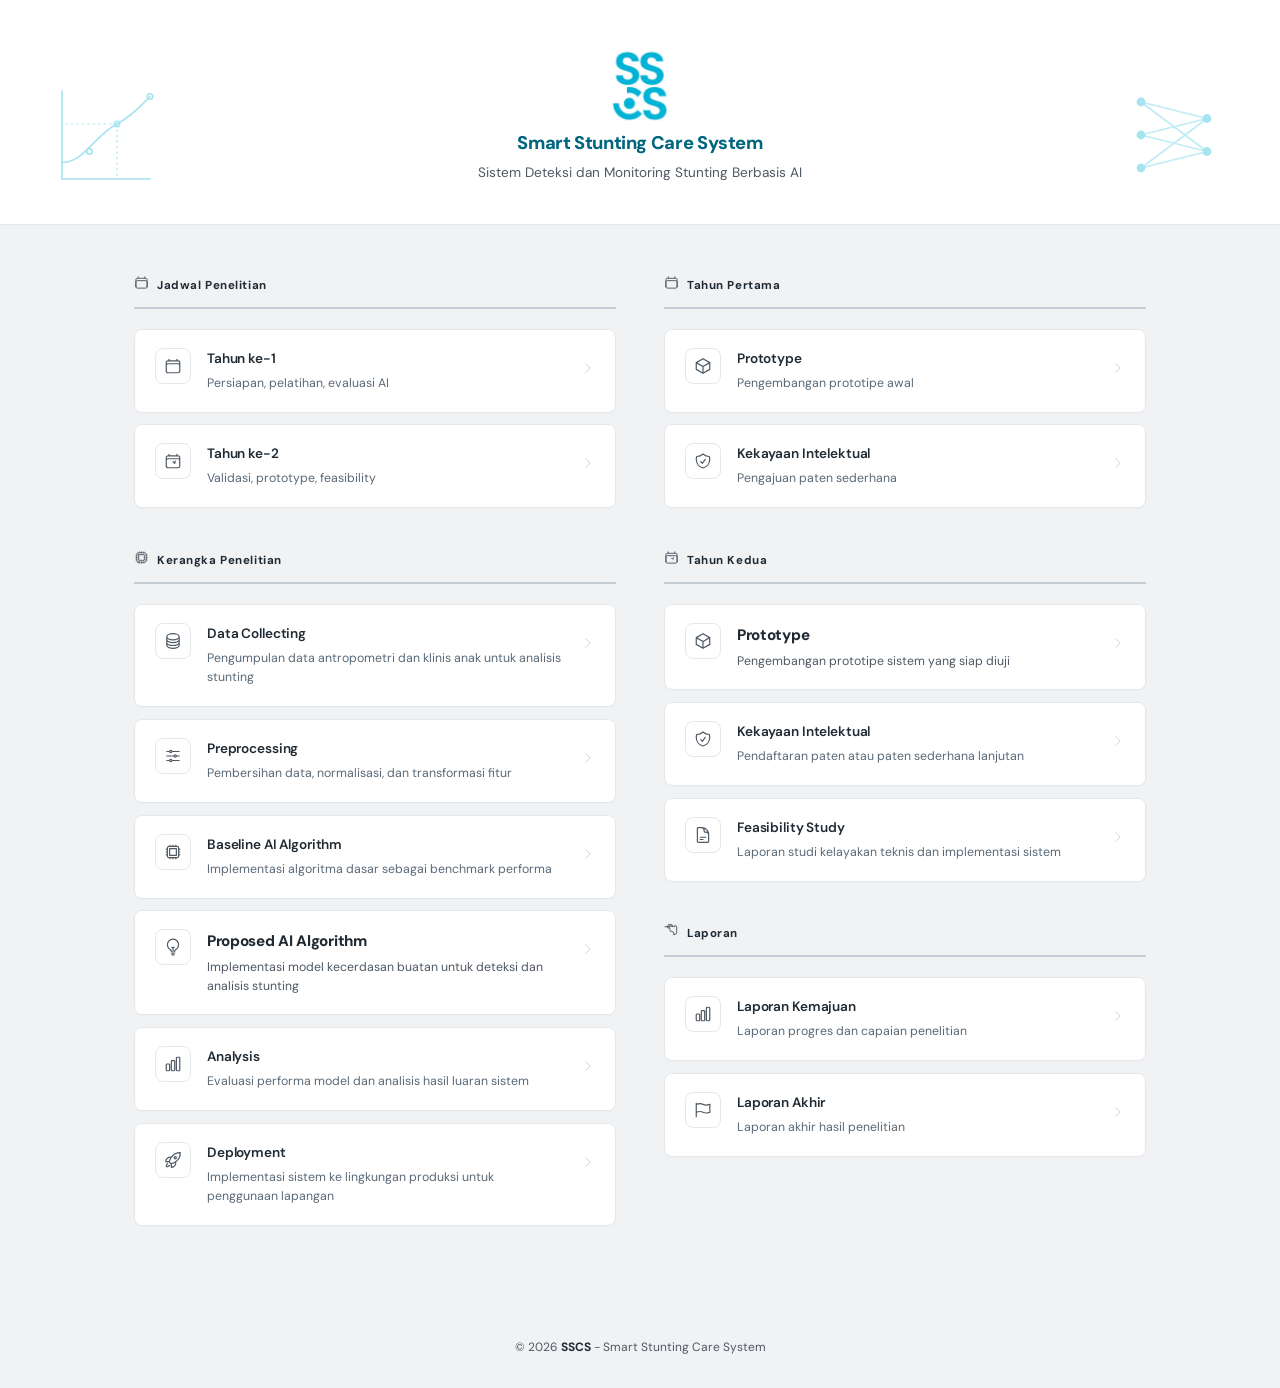
<file: index.html>
<!doctype html>
<html lang="id">
  <head>
    <meta charset="UTF-8" />
    <meta name="viewport" content="width=device-width, initial-scale=1.0" />
    <title>SSCS - Smart Stunting Care System</title>
    <meta
      name="description"
      content="Portal penelitian Smart Stunting Care System - Deteksi dan monitoring stunting berbasis AI"
    />
    <link
      href="https://fonts.googleapis.com/css2?family=DM+Sans:wght@400;500;600;700&display=swap"
      rel="stylesheet"
    />
    <link rel="stylesheet" href="assets/css/style.css" />
  </head>
  <body>
    <header class="header">
      <div class="header-logo">
        <a
          href="index.html"
          aria-label="Kembali ke Beranda"
          style="display: inline-block; transition: transform 0.2s ease"
          ><img
            src="assets/img/logo 2.jpeg"
            alt="Logo Smart Stunting Care System"
            width="64"
            height="64"
        /></a>
      </div>
      <h1>Smart Stunting Care System</h1>
      <p class="tagline">Sistem Deteksi dan Monitoring Stunting Berbasis AI</p>
    </header>

    <main class="main">
      <!-- KOLOM KIRI -->
      <div class="column">
        <!-- JADWAL PENELITIAN — timeline, bukan card grid -->
        <h2 class="section-title">
          <span class="badge"
            ><span data-icon="calendar"></span> Jadwal Penelitian</span
          >
        </h2>
        <div class="links">
          <a
            href="tahap_1.html"
            class="link-item"
            style="animation-delay: 0.05s"
          >
            <div class="link-icon" data-icon="calendar"></div>
            <div class="link-info">
              <h3>Tahun ke-1</h3>
              <p>Persiapan, pelatihan, evaluasi AI</p>
            </div>
            <span class="link-arrow" data-icon="chevronRight"></span>
          </a>
          <a
            href="tahap_2.html"
            class="link-item"
            style="animation-delay: 0.05s"
          >
            <div class="link-icon" data-icon="calendarCheck"></div>
            <div class="link-info">
              <h3>Tahun ke-2</h3>
              <p>Validasi, prototype, feasibility</p>
            </div>
            <span class="link-arrow" data-icon="chevronRight"></span>
          </a>
        </div>

        <!-- KERANGKA PENELITIAN -->
        <h2 class="section-title section-gap" style="animation-delay: 0.15s">
          <span class="badge"
            ><span data-icon="cpuChip"></span> Kerangka Penelitian</span
          >
        </h2>
        <div class="links">
          <a
            href="viewer.html?title=Data%20Collecting"
            class="link-item"
            style="animation-delay: 0.15s"
          >
            <div class="link-icon" data-icon="database"></div>
            <div class="link-info">
              <h3>Data Collecting</h3>
              <p>
                Pengumpulan data antropometri dan klinis anak untuk analisis
                stunting
              </p>
            </div>
            <span class="link-arrow" data-icon="chevronRight"></span>
          </a>
          <a
            href="viewer.html?title=Preprocessing"
            class="link-item"
            style="animation-delay: 0.15s"
          >
            <div class="link-icon" data-icon="adjustments"></div>
            <div class="link-info">
              <h3>Preprocessing</h3>
              <p>Pembersihan data, normalisasi, dan transformasi fitur</p>
            </div>
            <span class="link-arrow" data-icon="chevronRight"></span>
          </a>
          <a
            href="viewer.html?title=Baseline%20AI%20Algorithm"
            class="link-item"
            style="animation-delay: 0.15s"
          >
            <div class="link-icon" data-icon="cpuChip"></div>
            <div class="link-info">
              <h3>Baseline AI Algorithm</h3>
              <p>Implementasi algoritma dasar sebagai benchmark performa</p>
            </div>
            <span class="link-arrow" data-icon="chevronRight"></span>
          </a>
          <a
            href="viewer.html?title=Proposed%20AI%20Algorithm"
            class="link-item is-crucial"
            style="animation-delay: 0.15s"
          >
            <div class="link-icon" data-icon="lightBulb"></div>
            <div class="link-info">
              <h3>Proposed AI Algorithm</h3>
              <p>
                Implementasi model kecerdasan buatan untuk deteksi dan analisis
                stunting
              </p>
            </div>
            <span class="link-arrow" data-icon="chevronRight"></span>
          </a>
          <a
            href="viewer.html?title=Analysis"
            class="link-item"
            style="animation-delay: 0.15s"
          >
            <div class="link-icon" data-icon="chartBar"></div>
            <div class="link-info">
              <h3>Analysis</h3>
              <p>Evaluasi performa model dan analisis hasil luaran sistem</p>
            </div>
            <span class="link-arrow" data-icon="chevronRight"></span>
          </a>
          <a
            href="viewer.html?title=Deployment"
            class="link-item"
            style="animation-delay: 0.15s"
          >
            <div class="link-icon" data-icon="rocket"></div>
            <div class="link-info">
              <h3>Deployment</h3>
              <p>
                Implementasi sistem ke lingkungan produksi untuk penggunaan
                lapangan
              </p>
            </div>
            <span class="link-arrow" data-icon="chevronRight"></span>
          </a>
        </div>
      </div>

      <!-- KOLOM KANAN -->
      <div class="column">
        <!-- TAHUN PERTAMA -->
        <h2 class="section-title">
          <span class="badge"
            ><span data-icon="calendar"></span> Tahun Pertama</span
          >
        </h2>
        <div class="links">
          <a
            href="viewer.html?folder=prototype"
            class="link-item"
            style="animation-delay: 0.1s"
          >
            <div class="link-icon" data-icon="cube"></div>
            <div class="link-info">
              <h3>Prototype</h3>
              <p>Pengembangan prototipe awal</p>
            </div>
            <span class="link-arrow" data-icon="chevronRight"></span>
          </a>
          <a
            href="viewer.html?folder=haki"
            class="link-item"
            style="animation-delay: 0.1s"
          >
            <div class="link-icon" data-icon="shieldCheck"></div>
            <div class="link-info">
              <h3>Kekayaan Intelektual</h3>
              <p>Pengajuan paten sederhana</p>
            </div>
            <span class="link-arrow" data-icon="chevronRight"></span>
          </a>
        </div>

        <!-- TAHUN KEDUA -->
        <h2 class="section-title section-gap" style="animation-delay: 0.2s">
          <span class="badge"
            ><span data-icon="calendarCheck"></span> Tahun Kedua</span
          >
        </h2>
        <div class="links">
          <a
            href="viewer.html?title=Prototype%20(Tahun%20ke-2)&subtitle=Milestone%20Tahun%20ke-2%20(2027)&status=Target%20Tahun%20ke-2&desc=Pengembangan%20prototipe%20sistem%20siap%20uji%20merupakan%20target%20pelaksanaan%20Tahun%20ke-2%20(2027)."
            class="link-item is-crucial"
            style="animation-delay: 0.2s"
          >
            <div class="link-icon" data-icon="cube"></div>
            <div class="link-info">
              <h3>Prototype</h3>
              <p>Pengembangan prototipe sistem yang siap diuji</p>
            </div>
            <span class="link-arrow" data-icon="chevronRight"></span>
          </a>
          <a
            href="viewer.html?title=Kekayaan%20Intelektual%20(Tahun%20ke-2)&subtitle=Milestone%20Tahun%20ke-2%20(2027)&status=Target%20Tahun%20ke-2&desc=Pendaftaran%20paten%20atau%20paten%20sederhana%20lanjutan%20merupakan%20target%20pelaksanaan%20Tahun%20ke-2%20(2027)."
            class="link-item"
            style="animation-delay: 0.2s"
          >
            <div class="link-icon" data-icon="shieldCheck"></div>
            <div class="link-info">
              <h3>Kekayaan Intelektual</h3>
              <p>Pendaftaran paten atau paten sederhana lanjutan</p>
            </div>
            <span class="link-arrow" data-icon="chevronRight"></span>
          </a>
          <a
            href="viewer.html?title=Feasibility%20Study&subtitle=Milestone%20Tahun%20ke-2%20(2027)&status=Target%20Tahun%20ke-2&desc=Laporan%20studi%20kelayakan%20teknis%20dan%20implementasi%20sistem%20merupakan%20target%20pelaksanaan%20Tahun%20ke-2%20(2027)."
            class="link-item"
            style="animation-delay: 0.2s"
          >
            <div class="link-icon" data-icon="documentText"></div>
            <div class="link-info">
              <h3>Feasibility Study</h3>
              <p>Laporan studi kelayakan teknis dan implementasi sistem</p>
            </div>
            <span class="link-arrow" data-icon="chevronRight"></span>
          </a>
        </div>

        <!-- LAPORAN -->
        <h2 class="section-title section-gap" style="animation-delay: 0.3s">
          <span class="badge"
            ><span data-icon="clipboardDoc"></span> Laporan</span
          >
        </h2>
        <div class="links">
          <a
            href="viewer.html?folder=laporan"
            class="link-item"
            style="animation-delay: 0.3s"
          >
            <div class="link-icon" data-icon="chartBar"></div>
            <div class="link-info">
              <h3>Laporan Kemajuan</h3>
              <p>Laporan progres dan capaian penelitian</p>
            </div>
            <span class="link-arrow" data-icon="chevronRight"></span>
          </a>
          <a
            href="viewer.html?title=Laporan%20Akhir&subtitle=Pelaporan%20Penelitian%20Terapan%20BIMA&status=Dalam%20Proses%20Penyelesaian&desc=Laporan%20Akhir%20(100%25)%20saat%20ini%20masih%20dalam%20tahap%20penyelesaian%20mengikuti%20jadwal%20penelitian."
            class="link-item"
            style="animation-delay: 0.3s"
          >
            <div class="link-icon" data-icon="flag"></div>
            <div class="link-info">
              <h3>Laporan Akhir</h3>
              <p>Laporan akhir hasil penelitian</p>
            </div>
            <span class="link-arrow" data-icon="chevronRight"></span>
          </a>
        </div>
      </div>
    </main>

    <footer class="footer">
      &copy; 2026 <strong>SSCS</strong> - Smart Stunting Care System
    </footer>

    <script src="assets/js/icons.js"></script>
  </body>
</html>
</file>
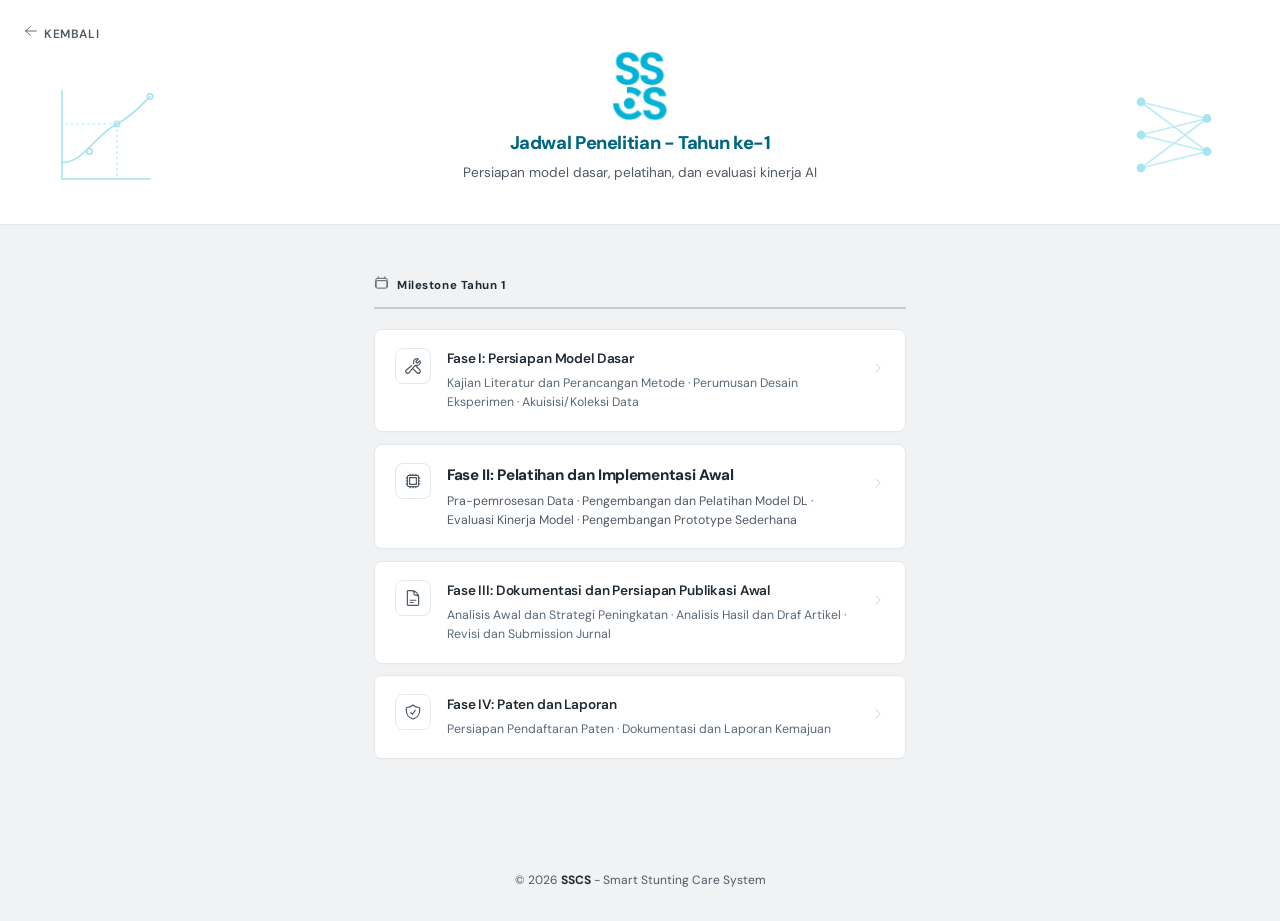
<file: tahap_1.html>
<!doctype html>
<html lang="id">
  <head>
    <meta charset="UTF-8" />
    <meta name="viewport" content="width=device-width, initial-scale=1.0" />
    <title>Jadwal Penelitian - Tahun ke-1 | SSCS</title>
    <meta
      name="description"
      content="Jadwal penelitian tahun pertama Smart Stunting Care System"
    />
    <link
      href="https://fonts.googleapis.com/css2?family=DM+Sans:wght@400;500;600;700&display=swap"
      rel="stylesheet"
    />
    <link rel="stylesheet" href="assets/css/style.css" />
  </head>
  <body>
    <header class="header">
      <nav>
        <a href="index.html" class="back-link" aria-label="Kembali ke Beranda">
          <span data-icon="arrowLeft" aria-hidden="true"></span> Kembali
        </a>
      </nav>
      <div class="header-logo">
        <a
          href="index.html"
          aria-label="Kembali ke Beranda"
          style="display: inline-block; transition: transform 0.2s ease"
          ><img
            src="assets/img/logo 2.jpeg"
            alt="Logo Smart Stunting Care System"
            width="64"
            height="64"
        /></a>
      </div>
      <h1>Jadwal Penelitian - Tahun ke-1</h1>
      <p class="tagline">
        Persiapan model dasar, pelatihan, dan evaluasi kinerja AI
      </p>
    </header>

    <main class="main main--single">
      <div class="column">
        <h2 class="section-title">
          <span class="badge"
            ><span data-icon="calendar"></span> Milestone Tahun 1</span
          >
        </h2>
        <div class="links">
          <a
            href="viewer.html?title=Fase%20I%3A%20Persiapan%20Model%20Dasar&subtitle=Proposal%20Substansi%20Penelitian%20Terapan%20BIMA&file=assets/docs/proposal_substansi_sscs.pdf"
            class="link-item"
            style="animation-delay: 0.05s"
          >
            <div class="link-icon" data-icon="wrench"></div>
            <div class="link-info">
              <h3>Fase I: Persiapan Model Dasar</h3>
              <p>
                Kajian Literatur dan Perancangan Metode &middot; Perumusan
                Desain Eksperimen &middot; Akuisisi/Koleksi Data
              </p>
            </div>
            <span class="link-arrow" data-icon="chevronRight"></span>
          </a>
          <a
            href="viewer.html?folder=prototype"
            class="link-item is-crucial"
            style="animation-delay: 0.05s"
          >
            <div class="link-icon" data-icon="cpuChip"></div>
            <div class="link-info">
              <h3>Fase II: Pelatihan dan Implementasi Awal</h3>
              <p>
                Pra-pemrosesan Data &middot; Pengembangan dan Pelatihan Model DL
                &middot; Evaluasi Kinerja Model &middot; Pengembangan Prototype
                Sederhana
              </p>
            </div>
            <span class="link-arrow" data-icon="chevronRight"></span>
          </a>
          <a
            href="viewer.html?title=Fase%20III%3A%20Publikasi%20Artikel%20Ilmiah&subtitle=Naskah%20Publikasi%20Ilmiah%20Tahun%201&file=assets/upload_drive/01_Prototype/Luaran%20-%20artikel%20ilmiah2.pdf"
            class="link-item"
            style="animation-delay: 0.05s"
          >
            <div class="link-icon" data-icon="documentText"></div>
            <div class="link-info">
              <h3>Fase III: Dokumentasi dan Persiapan Publikasi Awal</h3>
              <p>
                Analisis Awal dan Strategi Peningkatan &middot; Analisis Hasil
                dan Draf Artikel &middot; Revisi dan Submission Jurnal
              </p>
            </div>
            <span class="link-arrow" data-icon="chevronRight"></span>
          </a>
          <a
            href="viewer.html?folder=laporan"
            class="link-item"
            style="animation-delay: 0.05s"
          >
            <div class="link-icon" data-icon="shieldCheck"></div>
            <div class="link-info">
              <h3>Fase IV: Paten dan Laporan</h3>
              <p>
                Persiapan Pendaftaran Paten &middot; Dokumentasi dan Laporan
                Kemajuan
              </p>
            </div>
            <span class="link-arrow" data-icon="chevronRight"></span>
          </a>
        </div>
      </div>
    </main>

    <footer class="footer">
      &copy; 2026 <strong>SSCS</strong> - Smart Stunting Care System
    </footer>

    <script src="assets/js/icons.js"></script>
  </body>
</html>
</file>
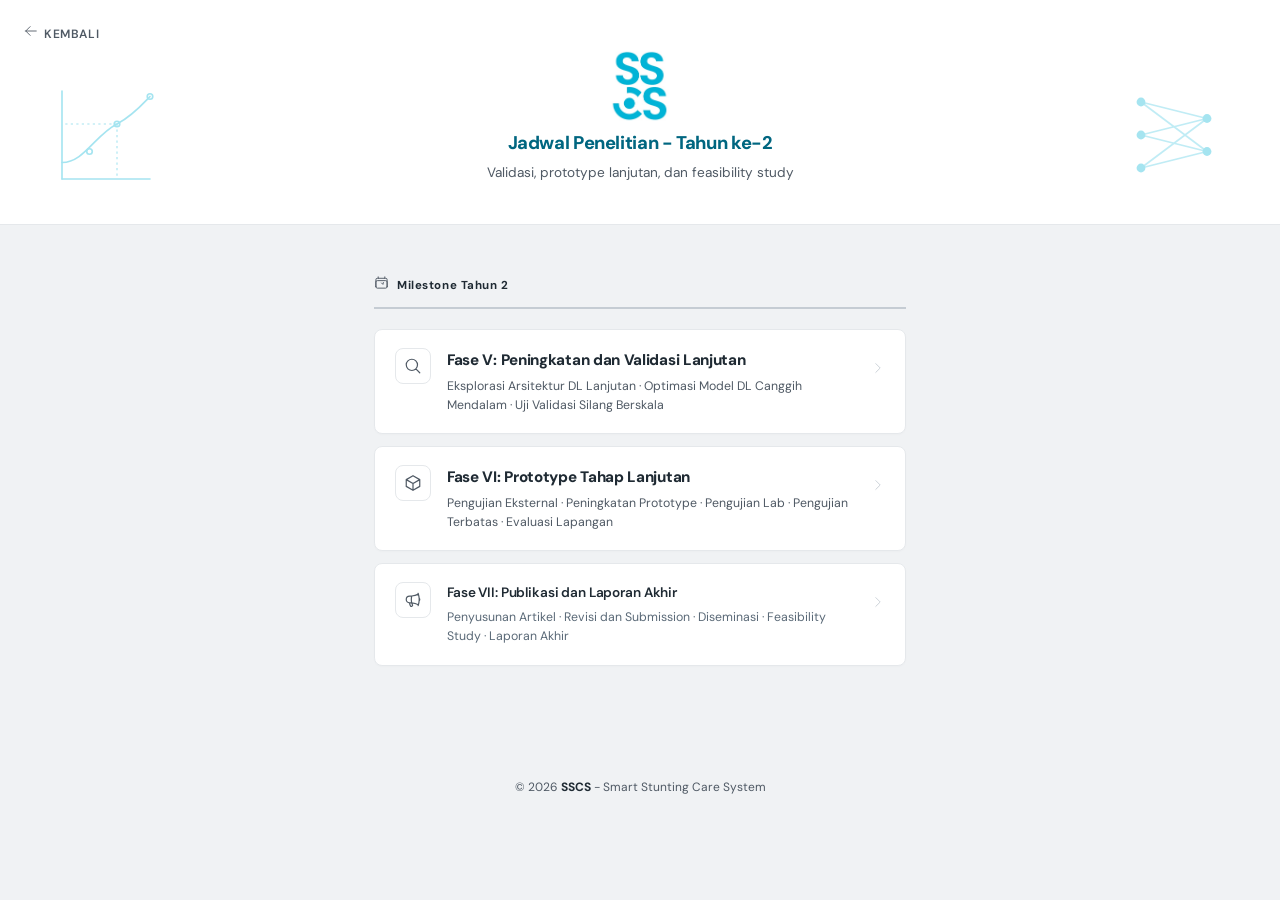
<file: tahap_2.html>
<!doctype html>
<html lang="id">
  <head>
    <meta charset="UTF-8" />
    <meta name="viewport" content="width=device-width, initial-scale=1.0" />
    <title>Jadwal Penelitian - Tahun ke-2 | SSCS</title>
    <meta
      name="description"
      content="Jadwal penelitian tahun kedua Smart Stunting Care System"
    />
    <link
      href="https://fonts.googleapis.com/css2?family=DM+Sans:wght@400;500;600;700&display=swap"
      rel="stylesheet"
    />
    <link rel="stylesheet" href="assets/css/style.css" />
  </head>
  <body>
    <header class="header">
      <nav>
        <a href="index.html" class="back-link" aria-label="Kembali ke Beranda">
          <span data-icon="arrowLeft" aria-hidden="true"></span> Kembali
        </a>
      </nav>
      <div class="header-logo">
        <a
          href="index.html"
          aria-label="Kembali ke Beranda"
          style="display: inline-block; transition: transform 0.2s ease"
          ><img
            src="assets/img/logo 2.jpeg"
            alt="Logo Smart Stunting Care System"
            width="64"
            height="64"
        /></a>
      </div>
      <h1>Jadwal Penelitian - Tahun ke-2</h1>
      <p class="tagline">Validasi, prototype lanjutan, dan feasibility study</p>
    </header>

    <main class="main main--single">
      <div class="column">
        <h2 class="section-title">
          <span class="badge"
            ><span data-icon="calendarCheck"></span> Milestone Tahun 2</span
          >
        </h2>
        <div class="links">
          <a
            href="viewer.html?title=Fase%20V%3A%20Peningkatan%20dan%20Validasi%20Lanjutan"
            class="link-item is-crucial"
            style="animation-delay: 0.05s"
          >
            <div class="link-icon" data-icon="magnifyingGlass"></div>
            <div class="link-info">
              <h3>Fase V: Peningkatan dan Validasi Lanjutan</h3>
              <p>
                Eksplorasi Arsitektur DL Lanjutan &middot; Optimasi Model DL
                Canggih Mendalam &middot; Uji Validasi Silang Berskala
              </p>
            </div>
            <span class="link-arrow" data-icon="chevronRight"></span>
          </a>
          <a
            href="viewer.html?title=Fase%20VI%3A%20Prototype%20Tahap%20Lanjutan"
            class="link-item is-crucial"
            style="animation-delay: 0.05s"
          >
            <div class="link-icon" data-icon="cube"></div>
            <div class="link-info">
              <h3>Fase VI: Prototype Tahap Lanjutan</h3>
              <p>
                Pengujian Eksternal &middot; Peningkatan Prototype &middot;
                Pengujian Lab &middot; Pengujian Terbatas &middot; Evaluasi
                Lapangan
              </p>
            </div>
            <span class="link-arrow" data-icon="chevronRight"></span>
          </a>
          <a
            href="viewer.html?title=Fase%20VII%3A%20Publikasi%20dan%20Laporan%20Akhir"
            class="link-item"
            style="animation-delay: 0.05s"
          >
            <div class="link-icon" data-icon="megaphone"></div>
            <div class="link-info">
              <h3>Fase VII: Publikasi dan Laporan Akhir</h3>
              <p>
                Penyusunan Artikel &middot; Revisi dan Submission &middot;
                Diseminasi &middot; Feasibility Study &middot; Laporan Akhir
              </p>
            </div>
            <span class="link-arrow" data-icon="chevronRight"></span>
          </a>
        </div>
      </div>
    </main>

    <footer class="footer">
      &copy; 2026 <strong>SSCS</strong> - Smart Stunting Care System
    </footer>

    <script src="assets/js/icons.js"></script>
  </body>
</html>
</file>
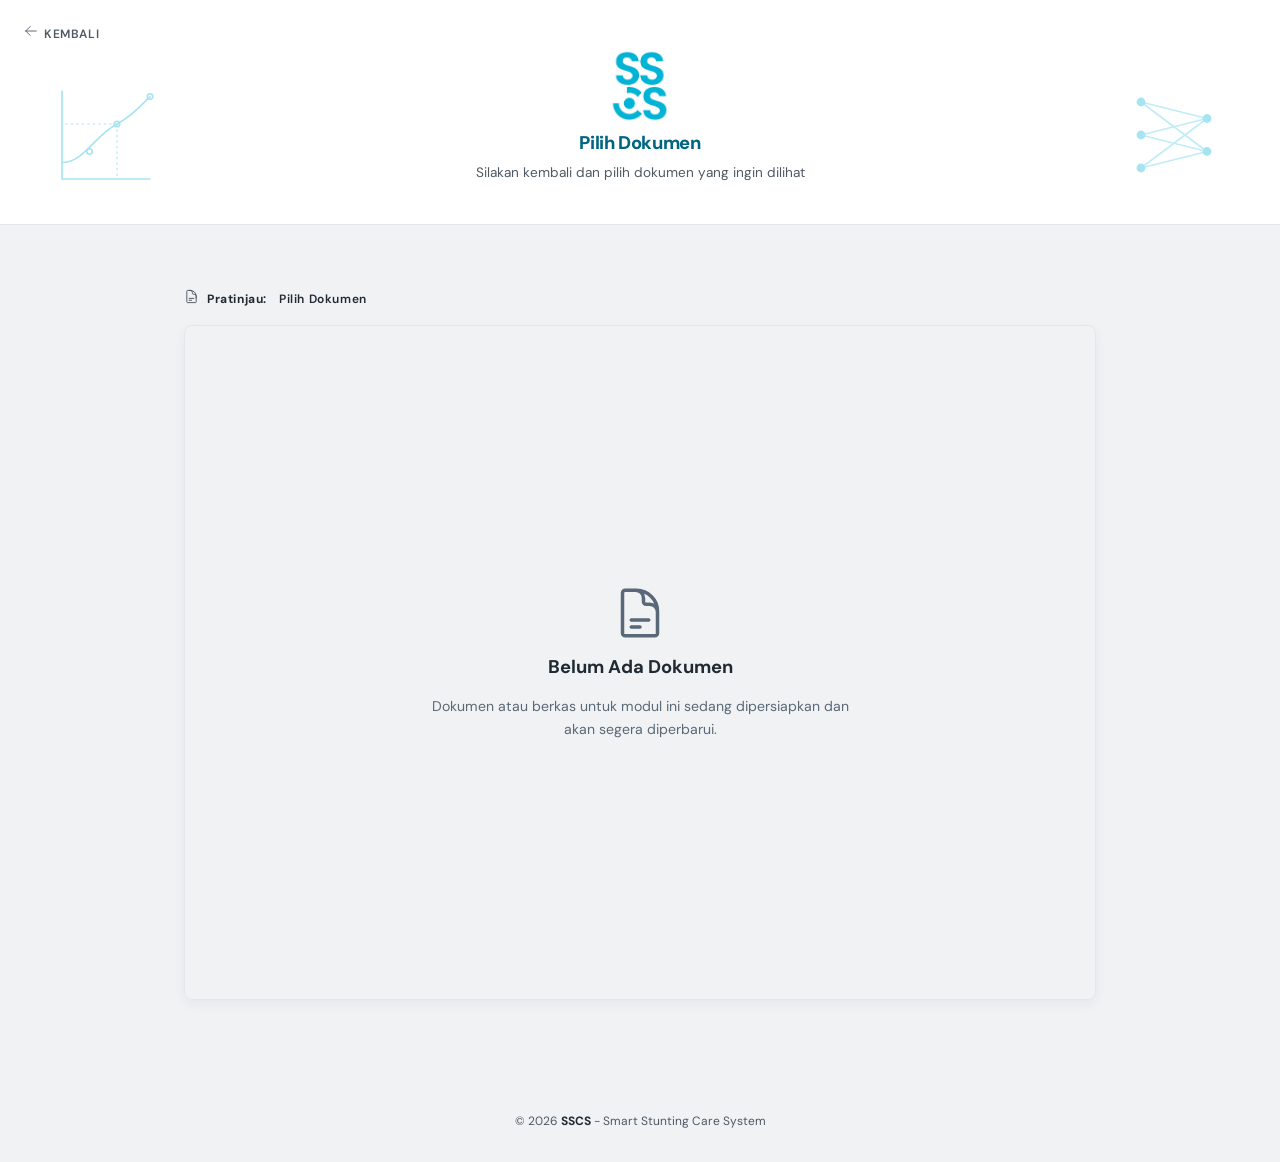
<file: viewer.html>
<!doctype html>
<html lang="id">
  <head>
    <meta charset="UTF-8" />
    <meta name="viewport" content="width=device-width, initial-scale=1.0" />
    <title>Pratinjau Dokumen | SSCS</title>
    <meta
      name="description"
      content="Pratinjau dokumen riset Smart Stunting Care System"
    />
    <link
      href="https://fonts.googleapis.com/css2?family=DM+Sans:wght@400;500;600;700&display=swap"
      rel="stylesheet"
    />
    <link rel="stylesheet" href="assets/css/style.css" />
    <style>
      /* Styling khusus iframe agar responsif dan bersih */
      .viewer-container {
        position: relative;
        width: 100%;
        height: 75vh; /* Menyesuaikan tinggi viewport */
        border-radius: var(--radius-sm);
        border: 1px solid var(--border-subtle);
        background: var(--surface-bg);
        overflow: hidden;
        box-shadow: 0 4px 12px hsla(207, 25%, 16%, 0.05);
      }
      .viewer-container iframe {
        position: absolute;
        top: 0;
        left: 0;
        width: 100%;
        height: 100%;
        border: none;
      }

      /* Override ukuran kolom utama agar dokumen cukup lebar untuk dibaca */
      .main--viewer {
        grid-template-columns: 1fr;
        max-width: 960px; /* Lebih lebar dari tahap 1 & 2 agar PDF mudah dibaca */
      }

      /* Daftar Berkas (List Sederhana) */
      .file-simple-list {
        margin: 0.5rem 0 1.5rem 1.5rem;
        line-height: 1.8;
      }
      .file-simple-list li {
        font-size: 0.9rem;
        color: var(--text-secondary);
        margin-bottom: 0.25rem;
      }
      .file-simple-list a {
        color: var(--text-primary);
        text-decoration: underline;
        cursor: pointer;
      }
      .file-simple-list a:hover {
        color: var(--brand-dark);
      }
      .file-simple-list a.is-active {
        font-weight: 700;
        color: var(--brand-dark);
      }

      .preview-status-header {
        display: flex;
        align-items: center;
        padding-bottom: 0.25rem;
      }
      .preview-badge {
        font-size: 0.75rem;
        font-weight: 700;
        letter-spacing: 0.05em;
        display: inline-flex;
        align-items: center;
        gap: 8px;
        color: var(--text-primary);
      }
      .preview-badge svg {
        width: 15px;
        height: 15px;
        color: var(--text-secondary);
      }

      .viewer-toolbar {
        display: flex;
        justify-content: space-between;
        align-items: center;
        margin-bottom: 0.75rem;
        gap: 1rem;
        flex-wrap: wrap;
      }
      .viewer-btn {
        display: inline-flex;
        align-items: center;
        gap: 0.5rem;
        font-size: 0.8rem;
        font-weight: 600;
        color: var(--text-primary);
        text-decoration: none;
        padding: 0.45rem 0.85rem;
        background: var(--surface-card);
        border: 1px solid var(--border-subtle);
        border-radius: var(--radius-sm);
        transition: all 0.2s var(--ease-out);
      }
      .viewer-btn:hover {
        background: var(--neutral-100);
        border-color: var(--neutral-300);
        color: var(--brand);
      }
      .viewer-btn svg {
        width: 15px;
        height: 15px;
      }
    </style>
  </head>
  <body>
    <!-- Menggunakan struktur header persis seperti tahap_1 dan tahap_2 -->
    <header class="header">
      <nav>
        <a
          href="javascript:history.back()"
          class="back-link"
          aria-label="Kembali ke Halaman Sebelumnya"
        >
          <span data-icon="arrowLeft" aria-hidden="true"></span> Kembali
        </a>
      </nav>
      <div class="header-logo">
        <a
          href="index.html"
          aria-label="Kembali ke Beranda"
          style="display: inline-block; transition: transform 0.2s ease"
          ><img
            src="assets/img/logo 2.jpeg"
            alt="Logo Smart Stunting Care System"
            width="64"
            height="64"
        /></a>
      </div>
      <h1 id="docTitle">Memuat Dokumen...</h1>
      <p class="tagline" id="docSubtitle">Smart Stunting Care System</p>
    </header>

    <!-- Menggunakan struktur main dan column persis seperti tahap_1 dan tahap_2 -->
    <main class="main main--viewer">
      <div class="column">
        <!-- Daftar Berkas Lampiran (List Sederhana) -->
        <div id="fileListWrapper" style="display: none; margin-bottom: 1.5rem">
          <h2 class="section-title" style="margin-bottom: 0.5rem">
            <span class="badge"
              ><span data-icon="clipboardDoc"></span> Pilih Berkas
              Lampiran:</span
            >
          </h2>
          <ol id="fileList" class="file-simple-list"></ol>
        </div>

        <!-- Area Toolbar & Pratinjau Dokumen -->
        <div
          class="viewer-toolbar"
          id="previewToolbar"
          style="margin-top: 1rem"
        >
          <div class="preview-status-header">
            <span class="preview-badge"
              ><span data-icon="documentText"></span> Pratinjau:
              <span
                id="activeFileName"
                style="
                  font-weight: 600;
                  color: var(--text-primary);
                  margin-left: 4px;
                "
                >-</span
              ></span
            >
          </div>
        </div>

        <!-- Container Tampilan -->
        <div class="viewer-container" id="viewerContainer">
          <!-- PDF / URL Iframe -->
          <iframe
            id="docFrame"
            src=""
            allow="autoplay"
            title="Pratinjau Dokumen"
          ></iframe>

          <!-- Image Viewer -->
          <div
            id="imageViewer"
            style="
              display: none;
              width: 100%;
              height: 100%;
              align-items: center;
              justify-content: center;
              background: #0f172a;
              padding: 1rem;
              overflow: auto;
            "
          >
            <img
              id="docImage"
              src="data:image/svg+xml,%3Csvg xmlns='http://www.w3.org/2000/svg'/%3E"
              alt="Pratinjau Gambar"
              style="
                max-width: 100%;
                max-height: 100%;
                object-fit: contain;
                border-radius: 4px;
                box-shadow: 0 4px 20px rgba(0, 0, 0, 0.3);
              "
            />
          </div>

          <!-- Office Download Card -->
          <div
            id="downloadCard"
            style="
              display: none;
              width: 100%;
              height: 100%;
              align-items: center;
              justify-content: center;
              flex-direction: column;
              gap: 1rem;
              padding: 2rem;
              text-align: center;
            "
          >
            <div
              style="
                width: 52px;
                height: 52px;
                border-radius: 50%;
                background: var(--neutral-100);
                display: flex;
                align-items: center;
                justify-content: center;
              "
              data-icon="documentText"
            ></div>
            <h3
              id="cardTitle"
              style="font-size: 1.15rem; color: var(--text-primary)"
            >
              Dokumen Office
            </h3>
            <p
              id="cardDesc"
              style="
                font-size: 0.85rem;
                color: var(--text-tertiary);
                max-width: 420px;
                line-height: 1.6;
              "
            >
              Berkas format ini dapat diunduh untuk dibuka langsung menggunakan
              aplikasi pendukung di komputer Anda.
            </p>
            <a
              id="cardDownloadBtn"
              href="#"
              class="viewer-btn"
              download
              style="
                margin-top: 0.5rem;
                background: var(--brand-dark);
                color: white;
                border-color: var(--brand-dark);
              "
            >
              <span data-icon="documentText"></span> Unduh Berkas
            </a>
          </div>

          <!-- Empty Placeholder -->
          <div
            id="emptyPlaceholder"
            style="
              display: none;
              width: 100%;
              height: 100%;
              align-items: center;
              justify-content: center;
              flex-direction: column;
              gap: 0.85rem;
              padding: 2.5rem;
              text-align: center;
            "
          >
            <div
              style="
                width: 56px;
                height: 56px;
                border-radius: 50%;
                background: var(--neutral-100);
                display: flex;
                align-items: center;
                justify-content: center;
                color: var(--text-tertiary);
              "
              data-icon="documentText"
            ></div>
            <h3
              id="emptyTitle"
              style="
                font-size: 1.15rem;
                color: var(--text-primary);
                font-weight: 700;
              "
            >
              Belum Ada Dokumen
            </h3>
            <p
              id="emptyDesc"
              style="
                font-size: 0.88rem;
                color: var(--text-tertiary);
                max-width: 420px;
                line-height: 1.6;
              "
            >
              Dokumen atau berkas untuk modul ini sedang dipersiapkan dan akan
              segera diperbarui.
            </p>
          </div>
        </div>
      </div>
    </main>

    <footer class="footer">
      &copy; 2026 <strong>SSCS</strong> - Smart Stunting Care System
    </footer>

    <script src="assets/js/icons.js"></script>
    <script>
      // Database Berkas Lokal per Menu
      const FOLDER_DATA = {
        prototype: {
          title: 'Prototype - Purwarupa SSCS',
          subtitle:
            'Laporan Luaran Purwarupa, Naskah Publikasi & Desain Komponen Alat',
          files: [
            {
              name: 'Luaran - Purwarupa (Laporan Utama)',
              path: 'assets/upload_drive/01_Prototype/Luaran - Purwarupa.pdf',
              type: 'pdf',
              badge: 'PDF',
            },
            {
              name: 'Luaran - Artikel Ilmiah',
              path: 'assets/upload_drive/01_Prototype/Luaran - artikel ilmiah2.pdf',
              type: 'pdf',
              badge: 'PDF',
            },
            {
              name: 'Drawing Baby Weighing (Komponen)',
              path: 'assets/upload_drive/01_Prototype/Drawing Baby Weighing (Component).PNG',
              type: 'image',
              badge: 'Gambar',
            },
            {
              name: 'Desain Front View (Tampak Depan)',
              path: 'assets/upload_drive/01_Prototype/Front View.png',
              type: 'image',
              badge: 'Gambar',
            },
            {
              name: 'Desain Back View (Tampak Belakang)',
              path: 'assets/upload_drive/01_Prototype/Back View.png',
              type: 'image',
              badge: 'Gambar',
            },
            {
              name: 'Desain Left View (Tampak Kiri)',
              path: 'assets/upload_drive/01_Prototype/Left View.png',
              type: 'image',
              badge: 'Gambar',
            },
            {
              name: 'Desain Right View (Tampak Kanan)',
              path: 'assets/upload_drive/01_Prototype/Right View.png',
              type: 'image',
              badge: 'Gambar',
            },
            {
              name: 'Foto Fisik Timbangan',
              path: 'assets/upload_drive/01_Prototype/timbangan.jpeg',
              type: 'image',
              badge: 'Foto',
            },
            {
              name: 'Diagram Komponen Hardware',
              path: 'assets/upload_drive/01_Prototype/tampak komponen.png',
              type: 'image',
              badge: 'Diagram',
            },
          ],
        },
        haki: {
          title: 'Kekayaan Intelektual (HaKI)',
          subtitle:
            'Pengajuan Paten Sederhana & Pendaftaran Merek Dagang SSCS ke DJKI',
          files: [
            {
              name: 'Deskripsi Paten Sederhana (DJKI)',
              path: 'assets/upload_drive/02_Kekayaan_Intelektual/1 Deskripsi v4.pdf',
              type: 'pdf',
              badge: 'Paten',
            },
            {
              name: 'Formulir Permohonan Merek (DID2026071101)',
              path: 'assets/upload_drive/02_Kekayaan_Intelektual/CetakMerek4-DID2026071101.pdf',
              type: 'pdf',
              badge: 'Merek',
            },
            {
              name: 'Kompilasi Submission Merek SSCS',
              path: 'assets/upload_drive/02_Kekayaan_Intelektual/HKI Merek submission.pdf',
              type: 'pdf',
              badge: 'Merek',
            },
            {
              name: 'Berita Resmi Merek (BRM DJKI)',
              path: 'assets/upload_drive/02_Kekayaan_Intelektual/63d450ed81f6eee828a2ec671cec529d - BRM2.pdf',
              type: 'pdf',
              badge: 'DJKI',
            },
            {
              name: 'Status Pelacakan Merek DJKI',
              path: 'assets/upload_drive/02_Kekayaan_Intelektual/Progress Merek.pdf',
              type: 'pdf',
              badge: 'Status',
            },
            {
              name: 'Surat Bantuan Pendaftaran Paten PDPP',
              path: 'assets/upload_drive/02_Kekayaan_Intelektual/[base64].pdf',
              type: 'pdf',
              badge: 'PDPP',
            },
            {
              name: 'Template Deskripsi Paten DJKI',
              path: 'assets/upload_drive/02_Kekayaan_Intelektual/Template Deskripsi PatenDJKI.pdf',
              type: 'pdf',
              badge: 'Format',
            },
          ],
        },
        laporan: {
          title: 'Laporan Kemajuan',
          subtitle:
            'Laporan Kemajuan Penelitian Terapan BIMA & Presentasi Monev 2026',
          files: [
            {
              name: 'Laporan Kemajuan 80% (BIMA Resmi)',
              path: 'assets/upload_drive/03_Laporan_Kemajuan/Template Laporan Kemajuan 2026 - v3.pdf',
              type: 'pdf',
              badge: 'PDF',
            },
            {
              name: 'Slide Presentasi Monev 80% (PPTX)',
              path: 'assets/upload_drive/03_Laporan_Kemajuan/MONEV 2026 (28-9-2026) v3.pptx',
              type: 'download',
              badge: 'PPTX',
            },
            {
              name: 'SPTB Laporan Keuangan',
              path: 'assets/upload_drive/03_Laporan_Kemajuan/final_SPTBSmartStuntingCareSystem1.pdf',
              type: 'pdf',
              badge: 'PDF',
            },
            {
              name: 'Borang Monev Internal LPPM (DOCX)',
              path: 'assets/upload_drive/03_Laporan_Kemajuan/Borang Penilaian Monitoring dan Evaluasi Internal Penelitian 2026_Candra.docx',
              type: 'download',
              badge: 'DOCX',
            },
            {
              name: 'Format Rekap Monev 2026 (XLSX)',
              path: 'assets/upload_drive/03_Laporan_Kemajuan/Format Rekap Monev Penelitian 2026_ Candra Zonyfar.xlsx',
              type: 'download',
              badge: 'XLSX',
            },
          ],
        },
      };

      // Ambil parameter dari URL
      const urlParams = new URLSearchParams(window.location.search);
      const folderKey = urlParams.get('folder');
      const directFile = urlParams.get('file');
      const driveId = urlParams.get('id');
      const customTitle = urlParams.get('title');
      const type = urlParams.get('type');

      const frame = document.getElementById('docFrame');
      const imageViewer = document.getElementById('imageViewer');
      const docImage = document.getElementById('docImage');
      const downloadCard = document.getElementById('downloadCard');
      const cardTitle = document.getElementById('cardTitle');
      const cardDownloadBtn = document.getElementById('cardDownloadBtn');
      const emptyPlaceholder = document.getElementById('emptyPlaceholder');
      const activeFileName = document.getElementById('activeFileName');
      const fileListWrapper = document.getElementById('fileListWrapper');
      const fileList = document.getElementById('fileList');

      // Fungsi Render Tampilan Dokumen
      function displayFile(fileObj) {
        activeFileName.textContent = fileObj.name;
        if (emptyPlaceholder) emptyPlaceholder.style.display = 'none';

        // Dukungan Google Drive langsung (Drive ID atau URL eksternal)
        if (fileObj.driveId) {
          frame.style.display = 'block';
          imageViewer.style.display = 'none';
          downloadCard.style.display = 'none';
          frame.src = `https://drive.google.com/file/d/${fileObj.driveId}/preview`;
          return;
        }

        if (
          fileObj.path &&
          (fileObj.path.includes('drive.google.com') ||
            fileObj.path.startsWith('http'))
        ) {
          frame.style.display = 'block';
          imageViewer.style.display = 'none';
          downloadCard.style.display = 'none';
          frame.src = fileObj.path;
          return;
        }

        if (fileObj.type === 'pdf') {
          frame.style.display = 'block';
          imageViewer.style.display = 'none';
          downloadCard.style.display = 'none';
          frame.src = fileObj.path;
        } else if (fileObj.type === 'image') {
          frame.style.display = 'none';
          imageViewer.style.display = 'flex';
          downloadCard.style.display = 'none';
          docImage.src = fileObj.path;
        } else {
          // Mode Download Card (Office)
          frame.style.display = 'none';
          imageViewer.style.display = 'none';
          downloadCard.style.display = 'flex';
          cardTitle.textContent = fileObj.name;
          cardDownloadBtn.href = fileObj.path;
        }
      }

      // Inisialisasi Mode Tampilan
      if (folderKey && FOLDER_DATA[folderKey]) {
        const data = FOLDER_DATA[folderKey];
        document.getElementById('docTitle').textContent = data.title;
        document.getElementById('docSubtitle').textContent = data.subtitle;
        document.title = data.title + ' | SSCS';

        // Render Switcher List Sederhana
        fileListWrapper.style.display = 'block';
        fileList.innerHTML = '';

        data.files.forEach((file, index) => {
          const li = document.createElement('li');
          const link = document.createElement('a');
          link.href = 'javascript:void(0)';
          link.textContent = file.name;
          if (index === 0) {
            link.classList.add('is-active');
          }

          link.addEventListener('click', () => {
            fileList
              .querySelectorAll('a')
              .forEach((el) => el.classList.remove('is-active'));
            link.classList.add('is-active');
            displayFile(file);
          });

          li.appendChild(link);
          fileList.appendChild(li);
        });

        // Tampilkan berkas pertama secara default
        displayFile(data.files[0]);
      } else if (directFile) {
        // Mode Single File Langsung
        const title = customTitle || 'Pratinjau Dokumen';
        document.getElementById('docTitle').textContent = title;
        const subtitle =
          urlParams.get('subtitle') || 'Smart Stunting Care System';
        document.getElementById('docSubtitle').textContent = subtitle;
        document.title = title + ' | SSCS';

        const ext = directFile.split('.').pop().toLowerCase();
        let fileType = 'pdf';
        let badge = 'PDF';
        if (['jpg', 'jpeg', 'png', 'webp', 'gif', 'svg'].includes(ext)) {
          fileType = 'image';
          badge = 'Gambar';
        } else if (['docx', 'pptx', 'xlsx', 'zip'].includes(ext)) {
          fileType = 'download';
          badge = ext.toUpperCase();
        }

        displayFile({
          name: title,
          path: directFile,
          type: fileType,
          badge: badge,
        });
      } else if (driveId) {
        // Mode Google Drive (Fallback)
        const title = customTitle || 'Pratinjau Google Drive';
        document.getElementById('docTitle').textContent = title;
        document.title = title + ' | SSCS';
        activeFileName.textContent = title;

        frame.style.display = 'block';
        imageViewer.style.display = 'none';
        downloadCard.style.display = 'none';
        if (emptyPlaceholder) emptyPlaceholder.style.display = 'none';

        if (type === 'folder') {
          frame.src = `https://drive.google.com/embeddedfolderview?id=${driveId}#list`;
        } else {
          frame.src = `https://drive.google.com/file/d/${driveId}/preview`;
        }
      } else {
        frame.style.display = 'none';
        imageViewer.style.display = 'none';
        downloadCard.style.display = 'none';
        if (emptyPlaceholder) emptyPlaceholder.style.display = 'flex';

        const title = customTitle || 'Pilih Dokumen';
        const customSubtitle = urlParams.get('subtitle');
        const customStatus = urlParams.get('status');
        const customDesc = urlParams.get('desc');

        document.getElementById('docTitle').textContent = title;
        document.getElementById('docSubtitle').textContent =
          customSubtitle ||
          (customTitle
            ? 'Smart Stunting Care System'
            : 'Silakan kembali dan pilih dokumen yang ingin dilihat');
        activeFileName.textContent = title;
        document.title = title + ' | SSCS';

        const emptyTitle = document.getElementById('emptyTitle');
        if (emptyTitle) {
          emptyTitle.textContent = customStatus || 'Belum Ada Dokumen';
        }

        const emptyDesc = document.getElementById('emptyDesc');
        if (emptyDesc) {
          emptyDesc.textContent =
            customDesc ||
            'Dokumen atau berkas untuk modul ini sedang dipersiapkan dan akan segera diperbarui.';
        }
      }
    </script>
  </body>
</html>
</file>
<file: assets/css/style.css>
/* ===== SSCS - Smart Stunting Care System ===== */
/* Strict Typesetting & Neutral Palette Constraints */

/* --- DESIGN TOKENS --- */
:root {
  /* Brand (STRICTLY ONE ACCENT COLOR) */
  --brand: hsl(190, 100%, 42%);
  --brand-dark: hsl(192, 100%, 25%); /* WCAG AA > 5:1 against white */
  --brand-text: hsl(192, 100%, 25%); /* High contrast text token */

  /* Neutrals (Strict Scale) */
  --neutral-900: hsl(207, 25%, 16%); /* Charcoal Text */
  --neutral-700: hsl(210, 12%, 35%); /* Secondary Text */
  --neutral-500: hsl(210, 14%, 41%); /* WCAG AA > 4.5:1 against surface-bg */
  --neutral-300: hsl(210, 14%, 80%); /* Borders hover */
  --neutral-200: hsl(214, 13%, 91%); /* Borders normal */
  --neutral-100: hsl(216, 16%, 95%); /* Muted background */
  --white: hsl(0, 0%, 100%);

  /* Semantic */
  --surface-bg: var(--neutral-100);
  --surface-card: var(--white);
  --border-subtle: var(--neutral-200);
  --text-primary: var(--neutral-900);
  --text-secondary: var(--neutral-700);
  --text-tertiary: var(--neutral-500);

  /* Shape */
  --radius-sm: 8px;
  --radius-md: 12px;

  /* Motion */
  --ease-out: cubic-bezier(0.22, 1, 0.36, 1);
  --ease-spring: cubic-bezier(0.34, 1.56, 0.64, 1);
}

/* --- RESET --- */
*,
*::before,
*::after {
  margin: 0;
  padding: 0;
  box-sizing: border-box;
}

::selection {
  background: var(--neutral-200);
  color: var(--neutral-900);
}

body {
  font-family: 'DM Sans', sans-serif;
  background: var(--surface-bg);
  min-height: 100vh;
  color: var(--text-primary);
  -webkit-font-smoothing: antialiased;
  text-rendering: optimizeLegibility;
  line-height: 1.5;
  opacity: 0;
  animation: pageFadeIn 0.3s var(--ease-out) forwards;
}

@keyframes pageFadeIn {
  from {
    opacity: 0;
    transform: translateY(5px);
  }
  to {
    opacity: 1;
    transform: translateY(0);
  }
}

@media (prefers-reduced-motion: reduce) {
  body {
    animation: none;
    opacity: 1;
  }
  *,
  *::before,
  *::after {
    animation-duration: 0.01ms !important;
    animation-iteration-count: 1 !important;
    transition-duration: 0.01ms !important;
    scroll-behavior: auto !important;
  }
}

/* Accessibility Focus */
:focus-visible {
  outline: 2px solid var(--brand);
  outline-offset: 4px;
  border-radius: 4px;
}

/* --- HEADER --- */
.header {
  background: var(--surface-card);
  text-align: center;
  padding: 3rem 1.5rem 2.5rem;
  border-bottom: 1px solid var(--border-subtle);
  position: relative;
  overflow: hidden; /* Prevent decorations from bleeding */
}

/* Left Decoration: AI Growth Chart */
.header::before {
  content: '';
  position: absolute;
  left: 4%;
  bottom: 15%;
  width: 110px;
  height: 110px;
  background-image: url("data:image/svg+xml,%3Csvg width='100' height='100' viewBox='0 0 100 100' fill='none' xmlns='http://www.w3.org/2000/svg'%3E%3Cpath d='M10,90 L90,90' stroke='%2300B4D7' stroke-width='1.5' stroke-linecap='round'/%3E%3Cpath d='M10,90 L10,10' stroke='%2300B4D7' stroke-width='1.5' stroke-linecap='round'/%3E%3Cpath d='M10,75 C30,75 40,50 60,40 C75,32 85,20 90,15' stroke='%2300B4D7' stroke-width='1.5' stroke-linecap='round' stroke-linejoin='round'/%3E%3Ccircle cx='60' cy='40' r='2.5' stroke='%2300B4D7' stroke-width='1.5'/%3E%3Ccircle cx='90' cy='15' r='2.5' stroke='%2300B4D7' stroke-width='1.5'/%3E%3Ccircle cx='35' cy='65' r='2.5' stroke='%2300B4D7' stroke-width='1.5'/%3E%3Cpath d='M60,40 L60,90' stroke='%2300B4D7' stroke-width='1' stroke-dasharray='2 3'/%3E%3Cpath d='M60,40 L10,40' stroke='%2300B4D7' stroke-width='1' stroke-dasharray='2 3'/%3E%3C/svg%3E");
  background-repeat: no-repeat;
  background-position: center;
  background-size: contain;
  opacity: 0.35;
  z-index: 0;
  pointer-events: none;
}

/* Right Decoration: AI Growth Chart (Mirrored) */
.header::after {
  content: '';
  position: absolute;
  right: 4%;
  bottom: 15%;
  width: 110px;
  height: 110px;
  background-image: url("data:image/svg+xml,%3Csvg width='100' height='100' viewBox='0 0 100 100' fill='none' xmlns='http://www.w3.org/2000/svg'%3E%3Cpath d='M20,20 L80,35 M20,20 L80,65 M20,50 L80,35 M20,50 L80,65 M20,80 L80,35 M20,80 L80,65' stroke='%2300B4D7' stroke-width='1.5' opacity='0.7'/%3E%3Ccircle cx='20' cy='20' r='4' fill='%2300B4D7'/%3E%3Ccircle cx='20' cy='50' r='4' fill='%2300B4D7'/%3E%3Ccircle cx='20' cy='80' r='4' fill='%2300B4D7'/%3E%3Ccircle cx='80' cy='35' r='4' fill='%2300B4D7'/%3E%3Ccircle cx='80' cy='65' r='4' fill='%2300B4D7'/%3E%3C/svg%3E");
  background-repeat: no-repeat;
  background-position: center;
  background-size: contain;
  opacity: 0.35;
  z-index: 0;
  pointer-events: none;
}

.header-logo,
.header h1,
.header .tagline {
  position: relative;
  z-index: 1; /* Ensures text is always above the decoration */
}

.header-logo {
  width: 64px;
  height: 64px;
  margin: 0 auto 1.25rem;
}

.header-logo img {
  width: 100%;
  height: 100%;
  object-fit: contain;
  display: block;
}

.header-logo a {
  display: block;
  transition: transform 0.2s var(--ease-spring);
}
.header-logo a:hover {
  transform: scale(1.05);
}

.header h1 {
  font-size: 1.15rem;
  font-weight: 800;
  line-height: 1.3;
  color: var(--brand-dark); /* Structural use of brand color */
  max-width: 480px;
  margin: 0 auto 0.4rem;
  letter-spacing: -0.02em;
}

.header .tagline {
  font-size: 0.85rem;
  color: var(--text-secondary);
  line-height: 1.6;
  max-width: 440px;
  margin: 0 auto;
}

/* --- BACK LINK --- */
.back-link {
  position: absolute;
  top: 1.5rem;
  left: 1.5rem;
  display: inline-flex;
  align-items: center;
  gap: 6px;
  font-size: 0.75rem;
  font-weight: 600;
  color: var(--text-secondary);
  text-decoration: none;
  text-transform: uppercase;
  letter-spacing: 0.05em;
  transition: color 0.2s var(--ease-out);
  border-radius: 4px;
}

.back-link:hover {
  color: var(--text-primary);
}

.back-link svg {
  width: 14px;
  height: 14px;
  transition: transform 0.2s var(--ease-out);
}

.back-link:hover svg {
  transform: translateX(-3px);
}

@media (max-width: 768px) {
  .back-link {
    position: static;
    margin-bottom: 1.5rem;
    justify-content: center;
    width: 100%;
  }
}

/* --- MAIN GRID --- */
.main {
  max-width: 1060px;
  margin: 0 auto;
  padding: 3rem 1.5rem 5rem;
  display: grid;
  grid-template-columns: 1fr 1fr;
  gap: 3rem;
  align-items: start;
}

@media (max-width: 768px) {
  .main {
    grid-template-columns: 1fr;
    max-width: 480px;
    padding: 2rem 1.25rem 4rem;
    gap: 2.5rem;
  }
}

.main--single {
  grid-template-columns: 1fr;
  max-width: 580px;
}

.column {
  display: flex;
  flex-direction: column;
  gap: 0;
}

/* --- SECTION TYPOGRAPHY & DIVIDERS --- */
.section-title {
  margin: 0 0 1.25rem;
  padding-bottom: 0.6rem;
  border-bottom: 2px solid var(--neutral-300); /* Thicker and darker */
  font-size: inherit;
  font-weight: normal;
}

.section-gap {
  margin-top: 2.5rem;
}

/* Visually separate logical clusters */
.link-group-separator {
  margin-top: 1.5rem;
}

.badge {
  font-size: 0.72rem;
  font-weight: 700;
  letter-spacing: 0.05em;
  display: inline-flex;
  align-items: center;
  gap: 8px;
  color: var(--text-primary);
}

.badge svg {
  width: 15px;
  height: 15px;
  color: var(--text-secondary);
}

/* --- LINK CARDS (List Style) --- */
.links {
  display: flex;
  flex-direction: column;
  gap: 0.75rem; /* Proportional rhythm */
}

.link-item {
  display: flex;
  align-items: flex-start;
  gap: 1rem;
  padding: 1.15rem 1.25rem;
  background: var(--surface-card);
  border-radius: var(--radius-sm);
  text-decoration: none;
  color: var(--text-primary);
  border: 1px solid var(--border-subtle);
  box-shadow: 0 1px 2px hsla(207, 25%, 16%, 0.02);
  transition:
    border-color 0.2s var(--ease-out),
    background-color 0.2s var(--ease-out),
    box-shadow 0.2s var(--ease-out),
    transform 0.15s var(--ease-out);
  cursor: pointer;
  will-change: transform;
}

.link-item:focus-visible {
  outline: none;
  border-color: var(--brand);
  box-shadow: 0 0 0 3px hsla(190, 100%, 42%, 0.2);
}

.link-item:hover {
  border-color: var(--neutral-300);
  background-color: hsla(190, 100%, 42%, 0.03); /* Subtle teal tint on hover */
  box-shadow: 0 4px 12px hsla(207, 25%, 16%, 0.07);
}

.link-item:active {
  transform: scale(0.99);
  transition-duration: 0.05s;
}

/* --- ICON TREATMENT (Uniform Outline) --- */
.link-icon {
  width: 36px;
  height: 36px;
  display: flex;
  align-items: center;
  justify-content: center;
  flex-shrink: 0;
  border: 1px solid var(--border-subtle);
  border-radius: 8px;
  color: var(--text-secondary); /* Uniform dark gray */
  background: transparent; /* No fill */
  transition:
    border-color 0.2s var(--ease-out),
    color 0.2s var(--ease-out);
}

.link-item:hover .link-icon {
  color: var(--text-primary);
  border-color: var(--neutral-300);
}

.link-icon svg {
  width: 18px;
  height: 18px;
  stroke-width: 1.6;
}

/* --- TYPOGRAPHY HIERARCHY --- */
.link-info {
  flex: 1;
  min-width: 0;
  padding-top: 2px; /* Optical alignment with icon */
}

.link-info h3 {
  font-size: 0.85rem;
  font-weight: 600;
  margin-bottom: 0.35rem;
  letter-spacing: -0.01em;
  line-height: 1.35;
  color: var(--text-primary);
}

.link-info p {
  font-size: 0.77rem;
  color: var(--text-tertiary); /* Guaranteed WCAG AA */
  line-height: 1.55;
  display: -webkit-box;
  -webkit-line-clamp: 2;
  -webkit-box-orient: vertical;
  overflow: hidden;
}

/* Crucial Item Typeset Variant (Size/Weight ONLY, No color shifts) */
.link-item.is-crucial .link-info h3 {
  font-size: 0.95rem;
  font-weight: 800; /* Extra bold for emphasis */
  letter-spacing: -0.02em;
}

.link-item.is-crucial .link-info p {
  color: var(--text-secondary); /* Darker description for legibility weight */
}

/* Arrow */
.link-arrow {
  color: var(--neutral-300);
  transition:
    color 0.2s var(--ease-out),
    transform 0.25s var(--ease-spring);
  flex-shrink: 0;
  margin-top: 10px;
}

.link-arrow svg {
  width: 14px;
  height: 14px;
}

.link-item:hover .link-arrow {
  color: var(--text-secondary);
  transform: translateX(4px);
}

/* --- FOOTER --- */
.footer {
  text-align: center;
  padding: 2rem 1.5rem;
  font-size: 0.75rem;
  color: var(--text-secondary);
  background: var(--surface-bg);
}

.footer strong {
  color: var(--text-primary);
  font-weight: 700;
}

/* --- ENTRANCE ANIMATION --- */
.link-item {
  opacity: 0;
  transform: translateY(6px);
  animation: cardEnter 0.4s var(--ease-out) forwards;
}

@keyframes cardEnter {
  to {
    opacity: 1;
    transform: translateY(0);
  }
}

.section-title {
  opacity: 0;
  animation: fadeIn 0.3s var(--ease-out) forwards;
}

@keyframes fadeIn {
  to {
    opacity: 1;
  }
}

/* --- RESPONSIVE ADJUSTMENTS --- */
@media (max-width: 768px) {
  .header {
    padding: 2rem 1.25rem 2rem;
  }
  .header::before {
    left: -10px;
    opacity: 0.15;
    width: 80px;
  }
  .header::after {
    right: -10px;
    opacity: 0.15;
    width: 80px;
  }
  .link-item {
    padding: 1rem;
    gap: 0.85rem;
  }
  .link-icon {
    width: 32px;
    height: 32px;
  }
  .link-icon svg {
    width: 16px;
    height: 16px;
  }
}

/* --- BREADCRUMB --- */
.breadcrumb {
  font-size: 0.75rem;
  font-weight: 600;
  color: var(--text-tertiary);
  margin-bottom: 2rem;
  display: flex;
  align-items: center;
  gap: 0.4rem;
  letter-spacing: 0.02em;
  text-transform: uppercase;
}

.breadcrumb a {
  color: var(--text-secondary);
  text-decoration: none;
  transition: color 0.2s var(--ease-out);
  padding: 2px 4px;
  border-radius: 4px;
  margin-left: -4px;
}

.breadcrumb a:hover,
.breadcrumb a:focus-visible {
  color: var(--brand);
}

.breadcrumb .current {
  color: var(--text-primary);
}

.breadcrumb .separator {
  color: var(--border-subtle);
}

/* --- DETAIL PAGE ARTICLE --- */
.article-header {
  margin-bottom: 2rem;
}

.article-header h2 {
  font-size: 1.75rem;
  font-weight: 800;
  color: var(--text-primary);
  letter-spacing: -0.02em;
  margin-bottom: 0.75rem;
  line-height: 1.2;
}

.article-body {
  font-size: 0.95rem;
  color: var(--text-secondary);
  line-height: 1.8;
}

.article-body p {
  margin-bottom: 1.5rem;
}

.article-section-title {
  font-size: 1rem;
  font-weight: 700;
  margin: 3rem 0 1rem;
  color: var(--text-primary);
  padding-bottom: 0.5rem;
  border-bottom: 1px solid var(--border-subtle);
}

/* --- IFRAME CONTAINER (For Google Drive embeds) --- */
.iframe-container {
  position: relative;
  width: 100%;
  padding-bottom: 75%; /* 4:3 Aspect Ratio standard for documents */
  height: 0;
  overflow: hidden;
  border-radius: var(--radius-sm);
  border: 1px solid var(--border-subtle);
  background: var(--surface-bg);
  margin-bottom: 2rem;
}

.iframe-container iframe {
  position: absolute;
  top: 0;
  left: 0;
  width: 100%;
  height: 100%;
  border: none;
}
</file>
